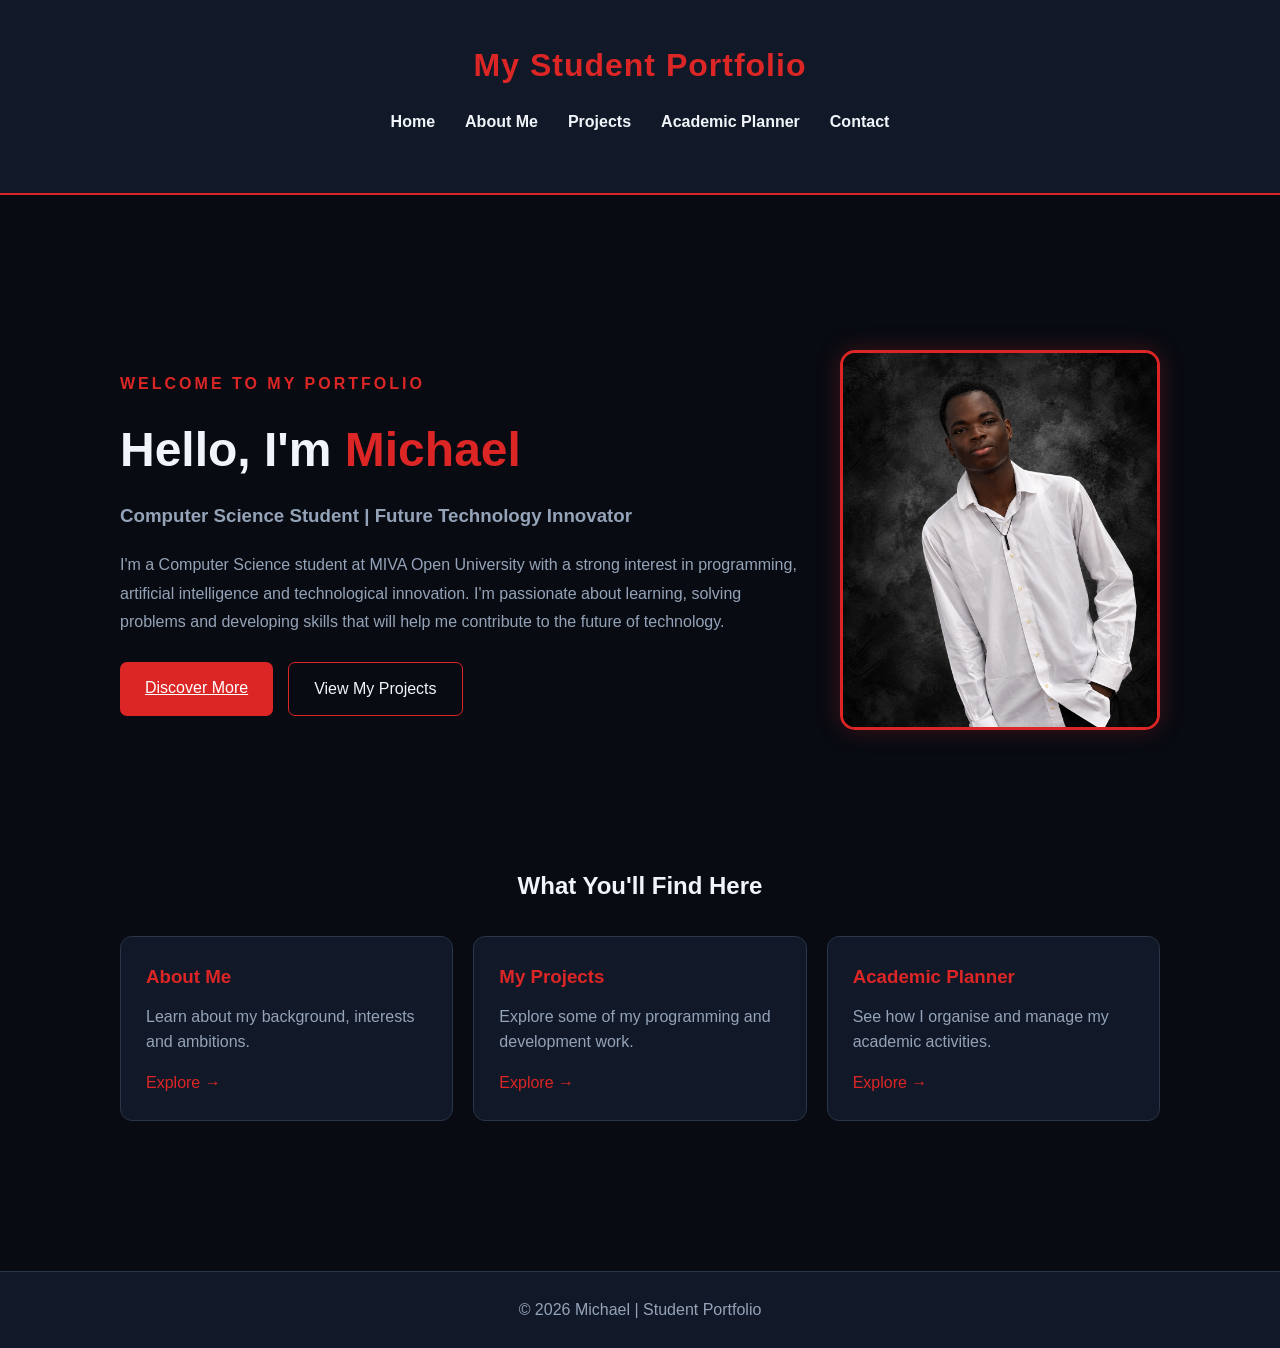
<file: index.html>
<!DOCTYPE html>
<html lang="en">
<head>
    <meta charset="UTF-8">
    <meta name="viewport" content="width=device-width, initial-scale=1.0">

    <title>Home | Student Portfolio</title>

    <link rel="stylesheet" href="style.css">
</head>

<body>

    <header>
        <h1>My Student Portfolio</h1>

        <nav>
            <a href="index.html">Home</a>
            <a href="about.html">About Me</a>
            <a href="projects.html">Projects</a>
            <a href="planner.html">Academic Planner</a>
            <a href="contact.html">Contact</a>
        </nav>
    </header>

    <main>

        <section class="hero">

            <div class="hero-content">

                <p class="hero-label">WELCOME TO MY PORTFOLIO</p>

                <h2>Hello, I'm <span>Michael</span></h2>

                <h3>Computer Science Student | Future Technology Innovator</h3>

                <p>
                    I'm a Computer Science student at MIVA Open University
                    with a strong interest in programming, artificial
                    intelligence and technological innovation.

                    I'm passionate about learning, solving problems and
                    developing skills that will help me contribute to
                    the future of technology.
                </p>

                <div class="hero-buttons">
                    <a href="about.html" class="primary-button">Discover More</a>

                    <a href="projects.html" class="secondary-button">
                        View My Projects
                    </a>
                </div>

            </div>

            <div class="hero-image">
                <img src="images/profile.png"
                     alt="Portrait photograph of Michael">
            </div>

        </section>

        <section class="home-highlights">

            <h2>What You'll Find Here</h2>

            <div class="highlight-grid">

                <div class="highlight-card">
                    <h3>About Me</h3>
                    <p>Learn about my background, interests and ambitions.</p>
                    <a href="about.html">Explore →</a>
                </div>

                <div class="highlight-card">
                    <h3>My Projects</h3>
                    <p>Explore some of my programming and development work.</p>
                    <a href="projects.html">Explore →</a>
                </div>

                <div class="highlight-card">
                    <h3>Academic Planner</h3>
                    <p>See how I organise and manage my academic activities.</p>
                    <a href="planner.html">Explore →</a>
                </div>

            </div>

        </section>

    </main>

    <footer>
        <p>&copy; 2026 Michael | Student Portfolio</p>
    </footer>

    <script src="script.js"></script>

</body>
</html>
</file>
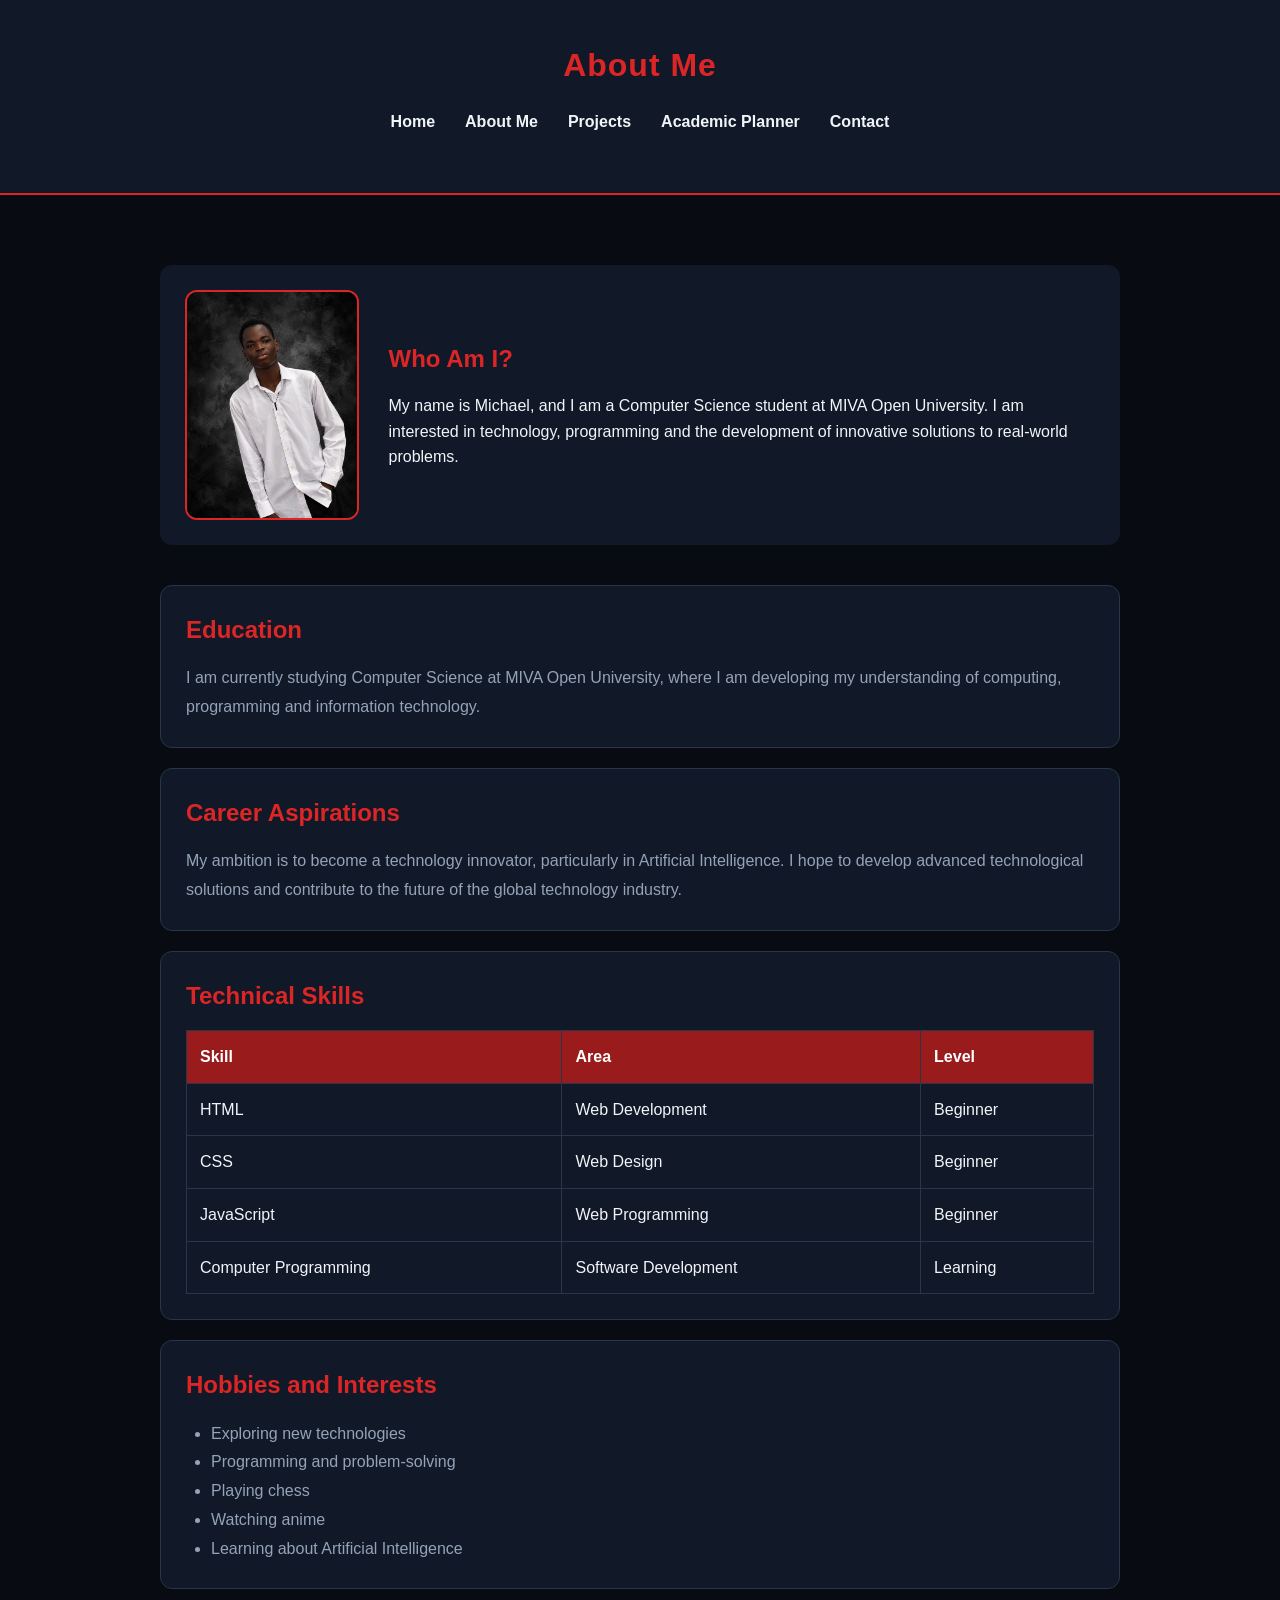
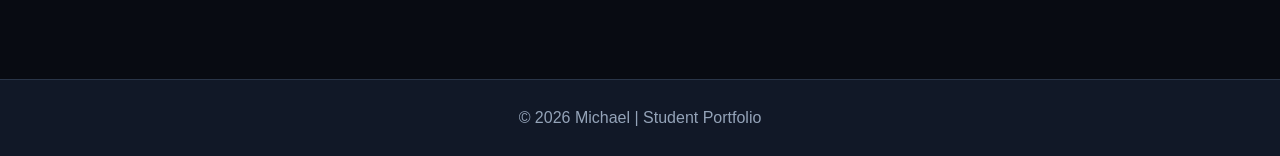
<file: about.html>
<!DOCTYPE html>
<html lang="en">
<head>
    <meta charset="UTF-8">
    <meta name="viewport" content="width=device-width, initial-scale=1.0">
    <title>About Me | Michael</title>
    <link rel="stylesheet" href="style.css">
</head>

<body>

<header>
    <h1>About Me</h1>

    <nav>
        <a href="index.html">Home</a>
        <a href="about.html">About Me</a>
        <a href="projects.html">Projects</a>
        <a href="planner.html">Academic Planner</a>
        <a href="contact.html">Contact</a>
    </nav>
</header>

<main class="about-container">

    <section class="about-intro">
        <img src="images/profile.png" alt="Michael's profile photograph">

        <div>
            <h2>Who Am I?</h2>
            <p>
                My name is Michael, and I am a Computer Science student
                at MIVA Open University. I am interested in technology,
                programming and the development of innovative solutions
                to real-world problems.
            </p>
        </div>
    </section>

    <section class="about-section">
        <h2>Education</h2>
        <p>
            I am currently studying Computer Science at
            MIVA Open University, where I am developing my understanding
            of computing, programming and information technology.
        </p>
    </section>

    <section class="about-section">
        <h2>Career Aspirations</h2>
        <p>
            My ambition is to become a technology innovator,
            particularly in Artificial Intelligence. I hope to develop
            advanced technological solutions and contribute to the
            future of the global technology industry.
        </p>
    </section>

    <section class="about-section">
        <h2>Technical Skills</h2>

        <table>
            <thead>
                <tr>
                    <th>Skill</th>
                    <th>Area</th>
                    <th>Level</th>
                </tr>
            </thead>

            <tbody>
                <tr>
                    <td>HTML</td>
                    <td>Web Development</td>
                    <td>Beginner</td>
                </tr>

                <tr>
                    <td>CSS</td>
                    <td>Web Design</td>
                    <td>Beginner</td>
                </tr>

                <tr>
                    <td>JavaScript</td>
                    <td>Web Programming</td>
                    <td>Beginner</td>
                </tr>

                <tr>
                    <td>Computer Programming</td>
                    <td>Software Development</td>
                    <td>Learning</td>
                </tr>
            </tbody>
        </table>
    </section>

    <section class="about-section">
        <h2>Hobbies and Interests</h2>

        <ul>
            <li>Exploring new technologies</li>
            <li>Programming and problem-solving</li>
            <li>Playing chess</li>
            <li>Watching anime</li>
            <li>Learning about Artificial Intelligence</li>
        </ul>
    </section>

</main>

<footer>
    <p>&copy; 2026 Michael | Student Portfolio</p>
</footer>

<script src="script.js"></script>

</body>
</html>
</file>
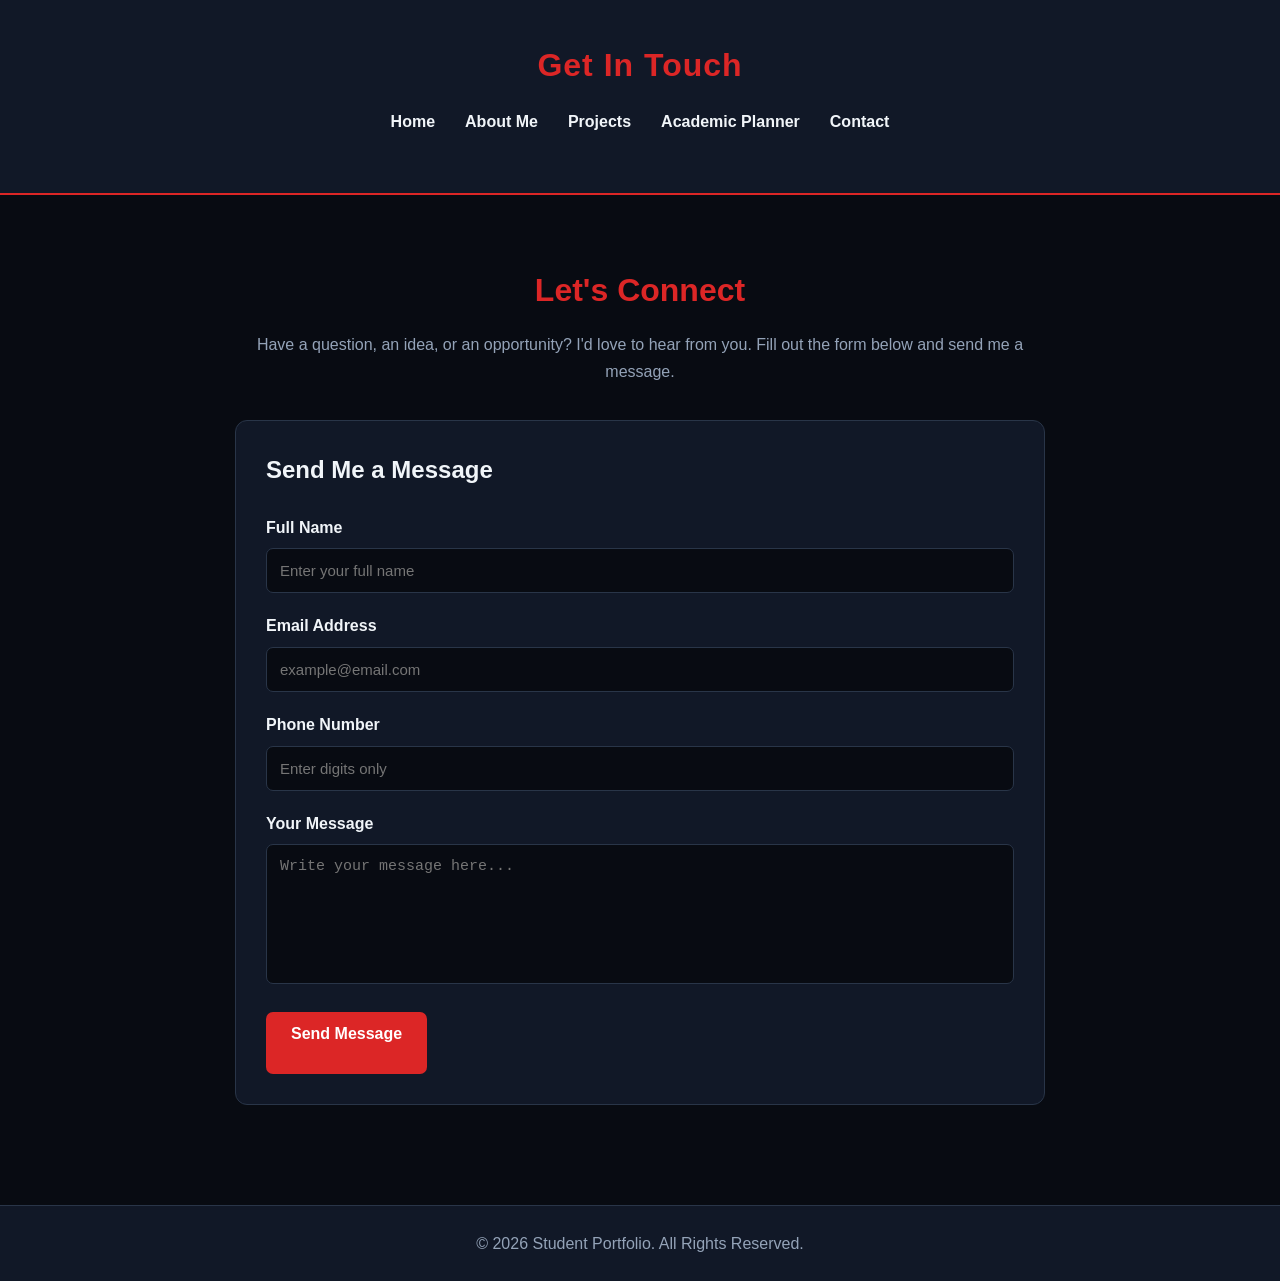
<file: contact.html>
<!DOCTYPE html>
<html lang="en">
<head>
    <meta charset="UTF-8">
    <meta name="viewport" content="width=device-width, initial-scale=1.0">
    <title>Contact Me | Student Portfolio</title>
    <link rel="stylesheet" href="style.css">
</head>

<body>

    <header>
        <h1>Get In Touch</h1>

        <nav>
            <a href="index.html">Home</a>
            <a href="about.html">About Me</a>
            <a href="projects.html">Projects</a>
            <a href="planner.html">Academic Planner</a>
            <a href="contact.html">Contact</a>
        </nav>
    </header>

    <main class="contact-container">

        <section class="contact-intro">
            <h2>Let's Connect</h2>

            <p>
                Have a question, an idea, or an opportunity?
                I'd love to hear from you. Fill out the form below
                and send me a message.
            </p>
        </section>

        <section class="contact-form-section">

            <h2>Send Me a Message</h2>

            <form id="contactForm" novalidate>

                <div class="form-group">
                    <label for="contactName">Full Name</label>
                    <input
                        type="text"
                        id="contactName"
                        placeholder="Enter your full name"
                        required
                    ><small class="error-message" id="nameError"></small>

                </div>

               <div class="form-group">
    <label for="contactEmail">Email Address</label>
    <input
        type="email"
        id="contactEmail"
        placeholder="example@email.com"
    >
    <small class="error-message" id="emailError"></small>
</div>

                <div class="form-group">
                    <label for="contactPhone">Phone Number</label>
                    <input
                        type="tel"
                        id="contactPhone"
                        placeholder="Enter digits only"
                        required
                    ><small class="error-message" id="phoneError"></small>

                </div>

                <div class="form-group">
                    <label for="contactMessage">Your Message</label>
                    <textarea
                        id="contactMessage"
                        rows="6"
                        placeholder="Write your message here..."
                        required
                       ></textarea><small class="error-message" id="messageError"></small>
                    </textarea>
                </div>

                <button type="submit" class="primary-button">
                    Send Message
                    <p id="formSuccess"></p>
                </button>

            </form>

        </section>

    </main>

    <footer>
        <p>&copy; 2026 Student Portfolio. All Rights Reserved.</p>
    </footer>

    <script src="script.js"></script>

</body>
</html>
</file>
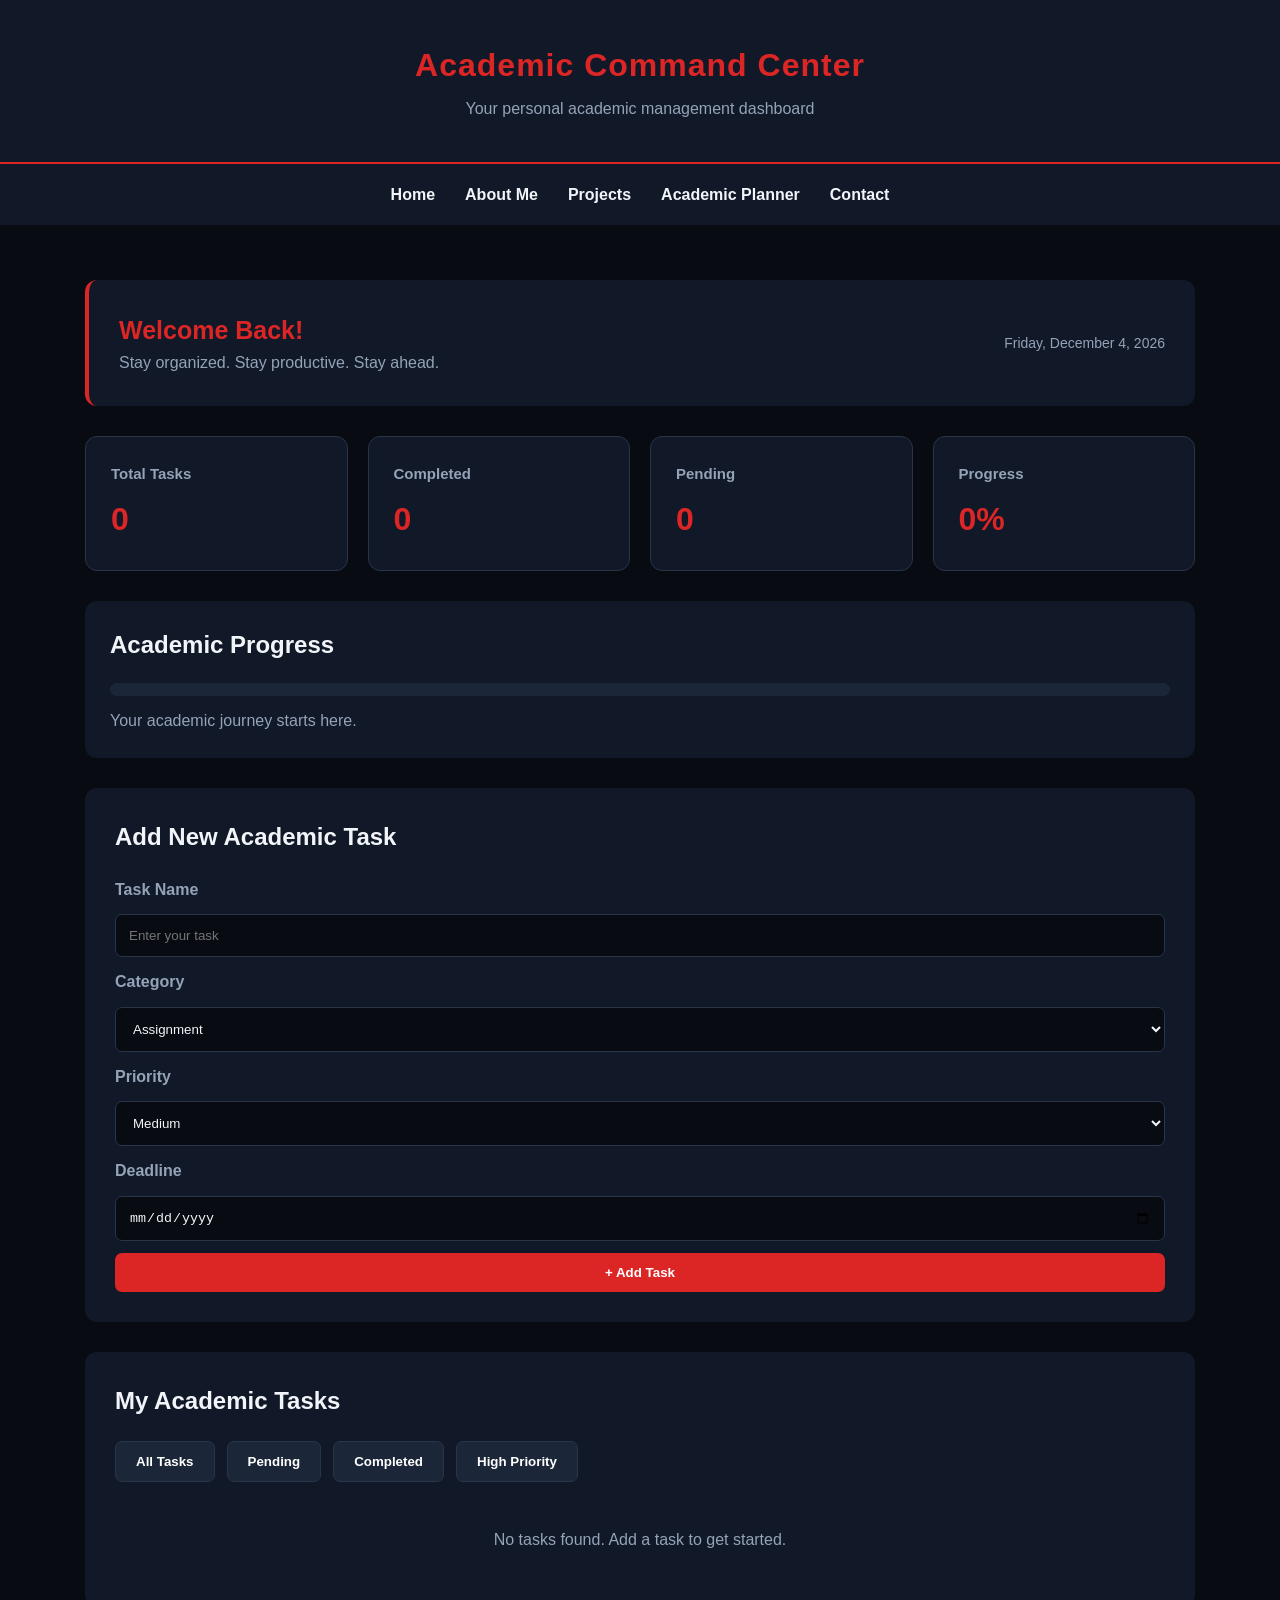
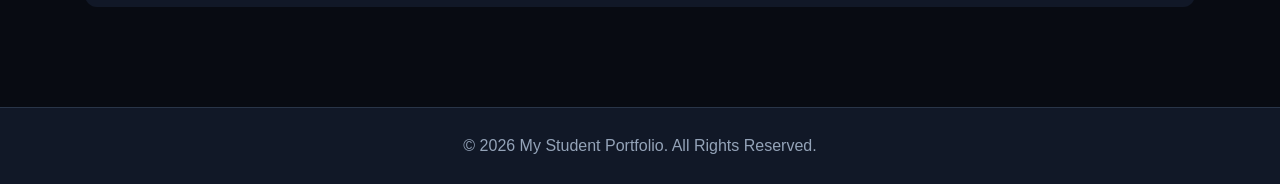
<file: planner.html>
<!DOCTYPE html>
<html lang="en">
<head>
    <meta charset="UTF-8">
    <meta name="viewport" content="width=device-width, initial-scale=1.0">

    <title>Academic Command Center</title>

    <link rel="stylesheet" href="style.css">
</head>

<body>

    <header>
        <h1>Academic Command Center</h1>
        <p>Your personal academic management dashboard</p>
    </header>

    <nav>
        <a href="index.html">Home</a>
        <a href="about.html">About Me</a>
        <a href="projects.html">Projects</a>
        <a href="planner.html">Academic Planner</a>
        <a href="contact.html">Contact</a>
    </nav>

    <main class="dashboard">

        <!-- Dashboard Welcome -->

        <section class="welcome-section">
            <div>
                <h2>Welcome Back!</h2>
                <p>Stay organized. Stay productive. Stay ahead.</p>
            </div>

            <div id="currentDate"></div>
        </section>


        <!-- Statistics -->

        <section class="stats-container">

            <div class="stat-card">
                <h3>Total Tasks</h3>
                <p id="totalTasks">0</p>
            </div>

            <div class="stat-card">
                <h3>Completed</h3>
                <p id="completedTasks">0</p>
            </div>

            <div class="stat-card">
                <h3>Pending</h3>
                <p id="pendingTasks">0</p>
            </div>

            <div class="stat-card">
                <h3>Progress</h3>
                <p id="progressPercent">0%</p>
            </div>

        </section>


        <!-- Progress Bar -->

        <section class="progress-section">

            <h2>Academic Progress</h2>

            <div class="progress-bar">
                <div id="progressFill"></div>
            </div>

            <p id="progressMessage">Let's get started!</p>

        </section>


        <!-- Add New Task -->

        <section class="task-form-section">

            <h2>Add New Academic Task</h2>

            <form id="taskForm">

                <label for="taskInput">Task Name</label>

                <input
                    type="text"
                    id="taskInput"
                    placeholder="Enter your task"
                    required
                >

                <label for="taskCategory">Category</label>

                <select id="taskCategory">
                    <option value="Assignment">Assignment</option>
                    <option value="Examination">Examination</option>
                    <option value="Project">Project</option>
                    <option value="Reading">Reading</option>
                    <option value="Other">Other</option>
                </select>

                <label for="taskPriority">Priority</label>

                <select id="taskPriority">
                    <option value="High">High</option>
                    <option value="Medium" selected>Medium</option>
                    <option value="Low">Low</option>
                </select>

                <label for="taskDeadline">Deadline</label>

                <input type="date" id="taskDeadline" required>

                <button type="submit">+ Add Task</button>

            </form>

        </section>


        <!-- Task Management -->

        <section class="task-management">

            <h2>My Academic Tasks</h2>

            <div class="filter-buttons">

                <button type="button" data-filter="all">All Tasks</button>

                <button type="button" data-filter="pending">Pending</button>

                <button type="button" data-filter="completed">Completed</button>

                <button type="button" data-filter="high">High Priority</button>

            </div>

            <div id="taskList">

                <p id="emptyMessage">
                    No tasks yet. Add your first academic task!
                </p>

            </div>

        </section>

    </main>


    <footer>
        <p>&copy; 2026 My Student Portfolio. All Rights Reserved.</p>
    </footer>


    <script src="script.js"></script>

</body>
</html>
</file>
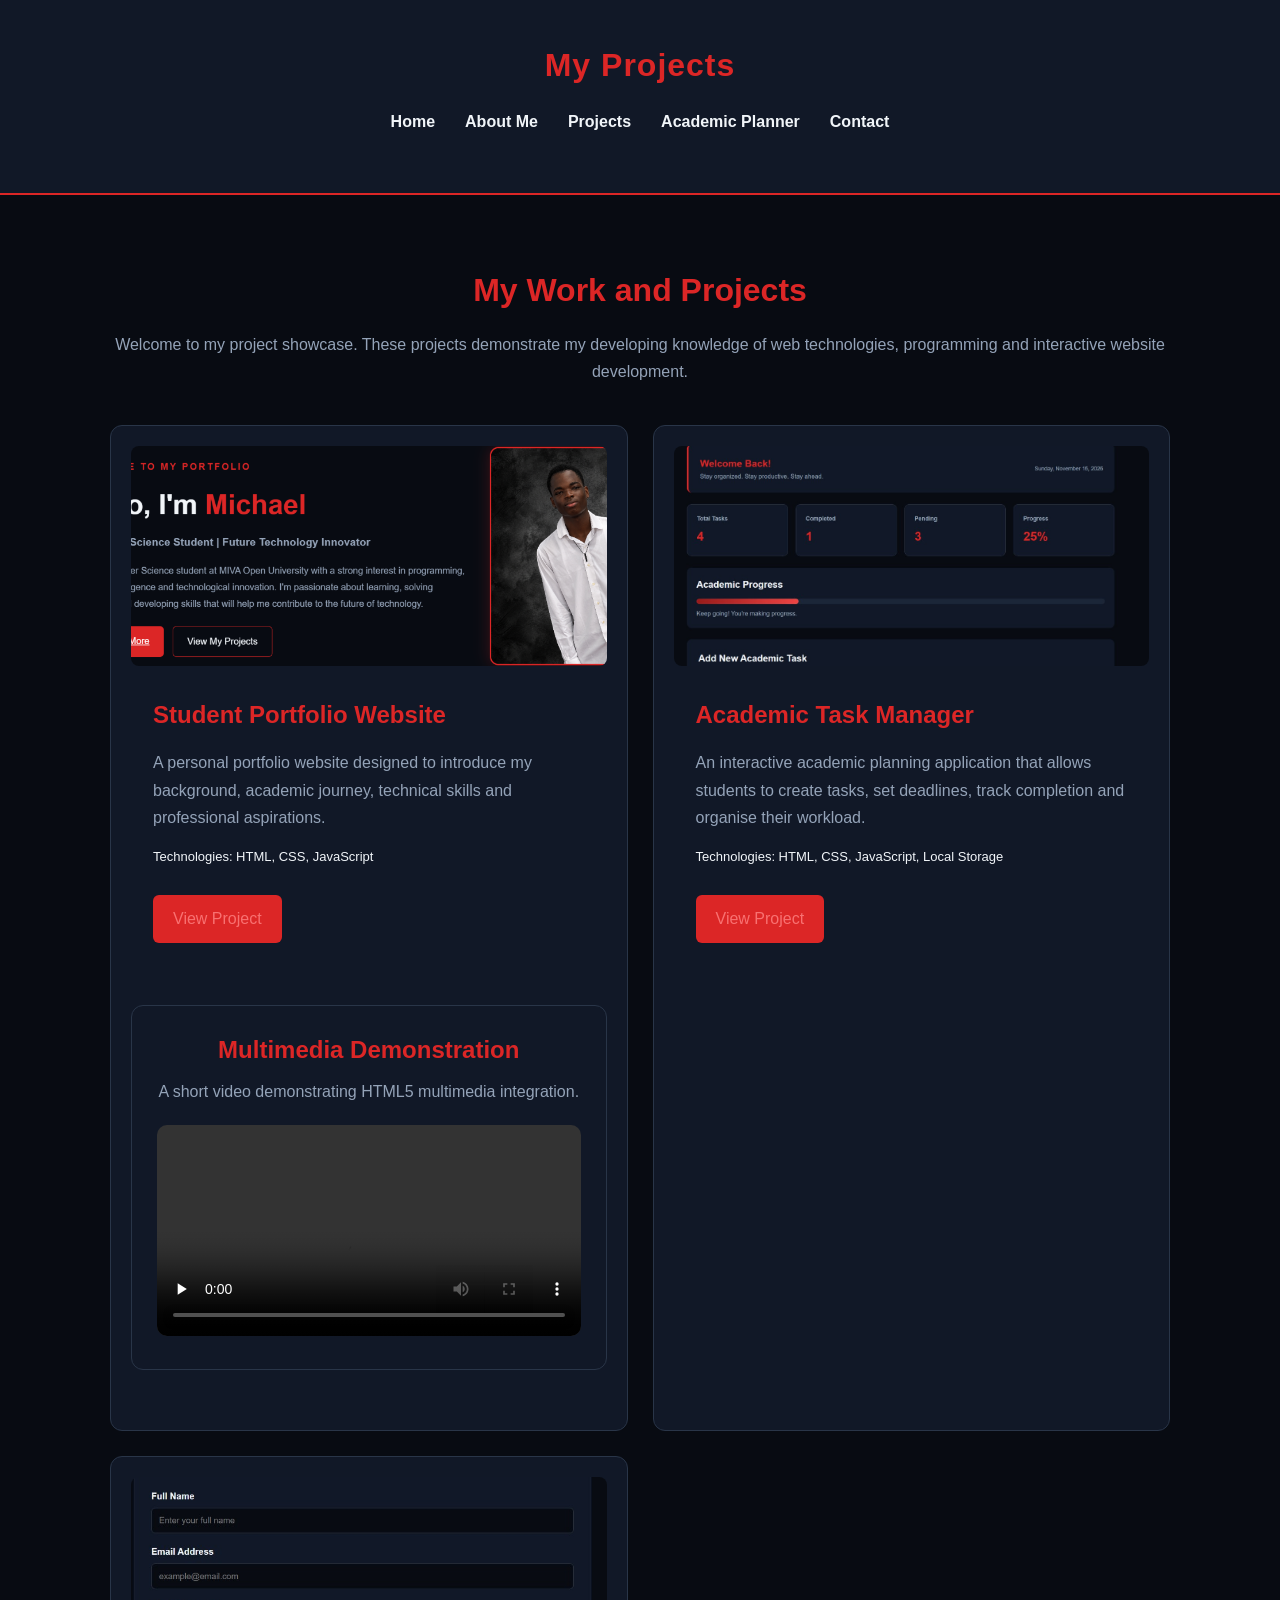
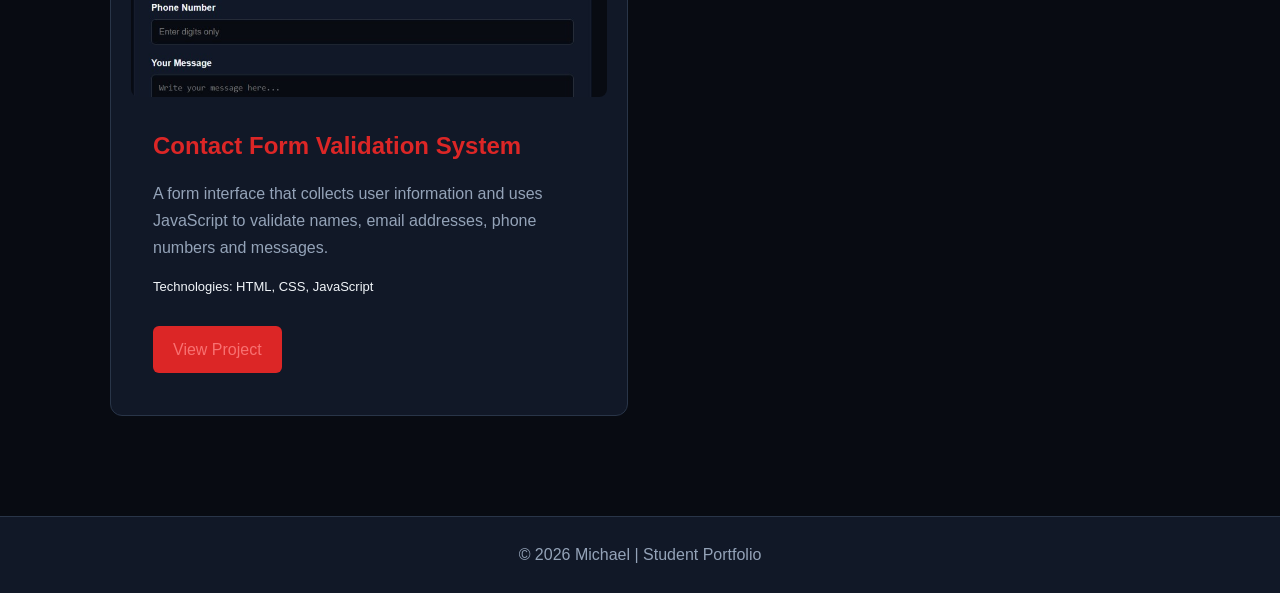
<file: projects.html>
<!DOCTYPE html>
<html lang="en">
<head>
    <meta charset="UTF-8">
    <meta name="viewport" content="width=device-width, initial-scale=1.0">
    <title>My Projects | Michael</title>
    <link rel="stylesheet" href="style.css">
</head>

<body>

<header>
    <h1>My Projects</h1>

    <nav>
        <a href="index.html">Home</a>
        <a href="about.html">About Me</a>
        <a href="projects.html">Projects</a>
        <a href="planner.html">Academic Planner</a>
        <a href="contact.html">Contact</a>
    </nav>
</header>

<main class="projects-container">

    <section class="projects-intro">
        <h2>My Work and Projects</h2>

        <p>
            Welcome to my project showcase. These projects demonstrate
            my developing knowledge of web technologies, programming
            and interactive website development.
        </p>
    </section>

    <section class="project-grid">

        <!-- PROJECT ONE -->
        <article class="project-card">

            <img src="images/homepage.png" alt="Student Portfolio Homepage">
            

            <div class="project-content">
                <h2>Student Portfolio Website</h2>

                <p>
                    A personal portfolio website designed to introduce
                    my background, academic journey, technical skills
                    and professional aspirations.
                </p>

                <p class="technology">
                    Technologies: HTML, CSS, JavaScript
                </p>

                <a href="index.html" class="project-button">
                    View Project
                </a>
            </div>
<section class="media-section">
    <h2>Multimedia Demonstration</h2>
    <p>A short video demonstrating HTML5 multimedia integration.</p>

    <video controls preload="none" class="project-video">
        <source src="https://interactive-examples.mdn.mozilla.net/media/cc0-videos/flower.mp4" type="video/mp4">
        Your browser does not support HTML video.
    </video>
</section>
        </article>


        <!-- PROJECT TWO -->
        <article class="project-card">

            <img src="images/planner.jpg" alt="Academic Planner Dashboard">
            

            <div class="project-content">
                <h2>Academic Task Manager</h2>

                <p>
                    An interactive academic planning application that
                    allows students to create tasks, set deadlines,
                    track completion and organise their workload.
                </p>

                <p class="technology">
                    Technologies: HTML, CSS, JavaScript, Local Storage
                </p>

                <a href="planner.html" class="project-button">
                    View Project
                </a>
            </div>

        </article>


        <!-- PROJECT THREE -->
        <article class="project-card">

            <img src="images/contact.jpg" alt="Contact Form">
            

            <div class="project-content">
                <h2>Contact Form Validation System</h2>

                <p>
                    A form interface that collects user information
                    and uses JavaScript to validate names, email
                    addresses, phone numbers and messages.
                </p>

                <p class="technology">
                    Technologies: HTML, CSS, JavaScript
                </p>

                <a href="contact.html" class="project-button">
                    View Project
                </a>
            </div>

        </article>

    </section>

</main>

<footer>
    <p>&copy; 2026 Michael | Student Portfolio</p>
</footer>

<script src="script.js"></script>

</body>
</html>
</file>
<file: style.css>
/* =================================
   MIDNIGHT CRIMSON THEME
================================= */

:root {
    --background: #080b12;
    --surface: #111827;
    --surface-light: #1b2638;
    --primary: #dc2626;
    --primary-dark: #991b1b;
    --text: #f1f5f9;
    --muted: #94a3b8;
    --border: #293548;
}

/* GENERAL STYLING */

* {
    margin: 0;
    padding: 0;
    box-sizing: border-box;
}

body {
    font-family: Arial, sans-serif;
    background: var(--background);
    color: var(--text);
    line-height: 1.6;
}

main {
    max-width: 1150px;
    margin: 35px auto;
    padding: 20px;
}

section {
    margin-bottom: 30px;
}


/* HEADER */

header {
    background: var(--surface);
    text-align: center;
    padding: 40px 20px;
    border-bottom: 2px solid var(--primary);
}

header h1 {
    color: var(--primary);
    font-size: 32px;
    letter-spacing: 1px;
}

header p {
    color: var(--muted);
    margin-top: 5px;
}


/* NAVIGATION */

nav {
    display: flex;
    justify-content: center;
    align-items: center;
    flex-wrap: wrap;
    gap: 30px;
    padding: 18px;
    background: var(--surface);
}

nav a {
    color: var(--text);
    text-decoration: none;
    font-weight: bold;
    transition: 0.3s;
}

nav a:hover {
    color: var(--primary);
}


/* DASHBOARD */

.dashboard {
    max-width: 1150px;
    margin: 35px auto;
    padding: 20px;
}


/* WELCOME SECTION */

.welcome-section {
    display: flex;
    justify-content: space-between;
    align-items: center;
    background: var(--surface);
    padding: 30px;
    border-radius: 12px;
    border-left: 4px solid var(--primary);
}

.welcome-section h2 {
    color: var(--primary);
    font-size: 25px;
}

.welcome-section p {
    color: var(--muted);
}

#currentDate {
    color: var(--muted);
    font-size: 14px;
}


/* STATISTICS CARDS */

.stats-container {
    display: grid;
    grid-template-columns: repeat(4, 1fr);
    gap: 20px;
}

.stat-card {
    background: var(--surface);
    padding: 25px;
    border: 1px solid var(--border);
    border-radius: 12px;
    transition: 0.3s;
}

.stat-card:hover {
    transform: translateY(-5px);
    border-color: var(--primary);
    box-shadow: 0 0 15px rgba(220, 38, 38, 0.15);
}

.stat-card h3 {
    color: var(--muted);
    font-size: 15px;
}

.stat-card p {
    color: var(--primary);
    font-size: 32px;
    font-weight: bold;
    margin-top: 8px;
}


/* PROGRESS SECTION */

.progress-section {
    background: var(--surface);
    padding: 25px;
    border-radius: 12px;
}

.progress-section h2 {
    margin-bottom: 18px;
}

.progress-bar {
    width: 100%;
    height: 13px;
    background: var(--surface-light);
    border-radius: 20px;
    overflow: hidden;
}

#progressFill {
    width: 0%;
    height: 100%;
    background: linear-gradient(90deg, var(--primary-dark), #ef4444);
    border-radius: 20px;
    transition: width 0.5s ease;
}

#progressMessage {
    color: var(--muted);
    margin-top: 12px;
}


/* TASK FORM */

.task-form-section {
    background: var(--surface);
    padding: 30px;
    border-radius: 12px;
}

.task-form-section h2 {
    margin-bottom: 20px;
    color: var(--text);
}

#taskForm {
    display: grid;
    gap: 12px;
}

#taskForm label {
    color: var(--muted);
    font-weight: bold;
}

#taskForm input,
#taskForm select {
    width: 100%;
    padding: 13px;
    background: var(--background);
    color: var(--text);
    border: 1px solid var(--border);
    border-radius: 7px;
    outline: none;
}

#taskForm input:focus,
#taskForm select:focus {
    border-color: var(--primary);
}


/* BUTTONS */

button {
    padding: 12px 20px;
    background: var(--primary);
    color: white;
    border: none;
    border-radius: 7px;
    font-weight: bold;
    cursor: pointer;
    transition: 0.3s;
}

button:hover {
    background: var(--primary-dark);
    transform: translateY(-2px);
}


/* FILTER BUTTONS */

.filter-buttons {
    display: flex;
    flex-wrap: wrap;
    gap: 12px;
    margin: 20px 0;
}

.filter-buttons button {
    background: var(--surface-light);
    border: 1px solid var(--border);
}

.filter-buttons button:hover {
    background: var(--primary-dark);
}


/* TASK MANAGEMENT */

.task-management {
    background: var(--surface);
    padding: 30px;
    border-radius: 12px;
}

.task-management h2 {
    color: var(--text);
}

#taskList {
    display: grid;
    gap: 15px;
}

#emptyMessage {
    color: var(--muted);
    text-align: center;
    padding: 25px;
}


/* PROJECT CARDS */

.project-container {
    display: grid;
    grid-template-columns: repeat(3, 1fr);
    gap: 20px;
}

.project-card {
    background: var(--surface);
    padding: 20px;
    border: 1px solid var(--border);
    border-radius: 12px;
    transition: 0.3s;
}

.project-card:hover {
    transform: translateY(-5px);
    border-color: var(--primary);
}

.project-card img {
    width: 100%;
    border-radius: 8px;
}

.project-card h3 {
    color: var(--primary);
    margin: 12px 0;
}

.project-card a {
    display: inline-block;
    margin-top: 12px;
    color: #f87171;
}


/* FOOTER */

footer {
    background: var(--surface);
    color: var(--muted);
    text-align: center;
    padding: 25px;
    margin-top: 50px;
    border-top: 1px solid var(--border);
}


/* RESPONSIVE DESIGN */

@media (max-width: 768px) {

    .stats-container {
        grid-template-columns: repeat(2, 1fr);
    }

    .project-container {
        grid-template-columns: repeat(2, 1fr);
    }

    .welcome-section {
        flex-direction: column;
        align-items: flex-start;
        gap: 15px;
    }

    nav {
        gap: 15px;
    }
}

@media (max-width: 480px) {

    .stats-container,
    .project-container {
        grid-template-columns: 1fr;
    }

    header h1 {
        font-size: 24px;
    }

    main,
    .dashboard {
        padding: 12px;
    }

    .task-form-section,
    .task-management {
        padding: 18px;
    }
}/* Academic Planner Task Cards */

.task-card {
    background: var(--surface);
    border: 1px solid var(--border);
    border-left: 4px solid var(--primary);
    border-radius: 10px;
    padding: 18px;
    margin-bottom: 15px;
    display: flex;
    justify-content: space-between;
    align-items: center;
    gap: 15px;
    flex-wrap: wrap;
}

.task-details h3 {
    margin-bottom: 8px;
}

.task-details p {
    color: var(--muted);
    font-size: 14px;
}

.task-actions {
    display: flex;
    gap: 10px;
}

.task-card button {
    padding: 9px 14px;
    border-radius: 6px;
    border: none;
    cursor: pointer;
    background: var(--primary);
    color: white;
}

.task-card .delete-button {
    background: #374151;
}

.completed-task {
    opacity: 0.65;
    border-left-color: #16a34a;
}

.completed-text {
    text-decoration: line-through;
}

.overdue {
    border-left-color: #f97316;
}

.empty-message {
    color: var(--muted);
    text-align: center;
    padding: 25px;
}/* CONTACT PAGE */

.contact-container {
    max-width: 850px;
    margin: 50px auto;
    padding: 20px;
}

.contact-intro {
    text-align: center;
    margin-bottom: 35px;
}

.contact-intro h2 {
    font-size: 32px;
    color: var(--primary);
    margin-bottom: 15px;
}

.contact-intro p {
    color: var(--muted);
    line-height: 1.7;
}

.contact-form-section {
    background: var(--surface);
    border: 1px solid var(--border);
    border-radius: 12px;
    padding: 30px;
}

.contact-form-section h2 {
    margin-bottom: 25px;
}

.form-group {
    margin-bottom: 20px;
}

.form-group label {
    display: block;
    margin-bottom: 8px;
    font-weight: bold;
}

.form-group input,
.form-group textarea {
    width: 100%;
    padding: 13px;
    background: var(--background);
    color: var(--text);
    border: 1px solid var(--border);
    border-radius: 7px;
    font-size: 15px;
    outline: none;
}

.form-group input:focus,
.form-group textarea:focus {
    border-color: var(--primary);
}

 .form-group textarea {
    resize: none;
    overflow-y: hidden;
    min-height: 140px;
    width: 100%;
}


.primary-button {
    background: var(--primary);
    color: white;
    padding: 13px 25px;
    border: none;
    border-radius: 7px;
    cursor: pointer;
    font-size: 16px;
    transition: 0.3s;
}

.primary-button:hover {
    background: var(--primary-dark);
    transform: translateY(-2px);
}

@media (max-width: 600px) {
    .contact-container {
        margin: 25px auto;
    }

    .contact-form-section {
        padding: 20px;
    }
}/* CUSTOM FORM VALIDATION */

.error-message {
    display: block;
    color: #ef4444;
    font-size: 13px;
    margin-top: 6px;
}

#formSuccess {
    color: #22c55e;
    margin-top: 18px;
    font-weight: bold;
}/* HOMEPAGE HERO SECTION */

.hero {
    display: flex;
    align-items: center;
    justify-content: space-between;
    gap: 40px;
    max-width: 1100px;
    margin: 70px auto;
    padding: 30px;
}

.hero-content {
    flex: 1;
}

.hero-label {
    color: var(--primary);
    font-weight: bold;
    letter-spacing: 3px;
    margin-bottom: 15px;
}

.hero-content h2 {
    font-size: 48px;
    margin-bottom: 12px;
}

.hero-content h2 span {
    color: var(--primary);
}

.hero-content h3 {
    color: var(--muted);
    margin-bottom: 20px;
}

.hero-content > p:not(.hero-label) {
    line-height: 1.8;
    color: var(--muted);
}

.hero-image {
    flex: 0 0 320px;
}

.hero-image img {
    width: 100%;
    height: 380px;
    object-fit: cover;
    border-radius: 15px;
    border: 3px solid var(--primary);
    box-shadow: 0 0 25px rgba(220, 38, 38, 0.25);
}

.hero-buttons {
    display: flex;
    gap: 15px;
    flex-wrap: wrap;
    margin-top: 25px;
}

.secondary-button {
    display: inline-block;
    padding: 13px 25px;
    border: 1px solid var(--primary);
    border-radius: 7px;
    color: var(--text);
    text-decoration: none;
    transition: 0.3s;
}

.secondary-button:hover {
    background: var(--primary);
}

/* HOMEPAGE HIGHLIGHTS */

.home-highlights {
    max-width: 1100px;
    margin: 50px auto;
    padding: 30px;
}

.home-highlights > h2 {
    text-align: center;
    margin-bottom: 30px;
}

.highlight-grid {
    display: grid;
    grid-template-columns: repeat(3, 1fr);
    gap: 20px;
}

.highlight-card {
    background: var(--surface);
    border: 1px solid var(--border);
    border-radius: 12px;
    padding: 25px;
    transition: 0.3s;
}

.highlight-card:hover {
    transform: translateY(-5px);
    border-color: var(--primary);
}

.highlight-card h3 {
    color: var(--primary);
    margin-bottom: 12px;
}

.highlight-card p {
    color: var(--muted);
    line-height: 1.6;
    margin-bottom: 15px;
}

.highlight-card a {
    color: var(--primary);
    text-decoration: none;
}

/* MOBILE RESPONSIVENESS */

@media (max-width: 768px) {

    .hero {
        flex-direction: column-reverse;
        text-align: center;
        margin: 30px auto;
    }

    .hero-image {
        flex: none;
        width: 230px;
    }

    .hero-image img {
        height: 270px;
    }

    .hero-content h2 {
        font-size: 36px;
    }

    .hero-buttons {
        justify-content: center;
    }

    .highlight-grid {
        grid-template-columns: 1fr;
    }
}/* ABOUT PAGE */

.about-container {
    max-width: 1000px;
    margin: 50px auto;
    padding: 20px;
}

.about-intro {
    display: flex;
    align-items: center;
    gap: 30px;
    margin-bottom: 40px;
    background: var(--surface);
    padding: 25px;
    border-radius: 12px;
}

.about-intro img {
    width: 200px;
    height: 230px;
    object-fit: cover;
    border-radius: 12px;
    border: 2px solid var(--primary);
}

.about-intro h2,
.about-section h2 {
    color: var(--primary);
    margin-bottom: 15px;
}

.about-section {
    background: var(--surface);
    padding: 25px;
    border-radius: 12px;
    margin-bottom: 20px;
    border: 1px solid var(--border);
}

.about-section p,
.about-section li {
    color: var(--muted);
    line-height: 1.8;
}

.about-section ul {
    padding-left: 25px;
}

.about-section table {
    width: 100%;
    border-collapse: collapse;
    margin-top: 15px;
}

.about-section th,
.about-section td {
    padding: 13px;
    border: 1px solid var(--border);
    text-align: left;
}

.about-section th {
    background: var(--primary-dark);
    color: white;
}

@media (max-width: 600px) {
    .about-intro {
        flex-direction: column;
        text-align: center;
    }
}/* PROJECTS PAGE */

.projects-container {
    max-width: 1100px;
    margin: 50px auto;
    padding: 20px;
}

.projects-intro {
    text-align: center;
    margin-bottom: 40px;
}

.projects-intro h2 {
    color: var(--primary);
    font-size: 32px;
    margin-bottom: 15px;
}

.projects-intro p {
    color: var(--muted);
    line-height: 1.7;
}

.project-grid {
    display: grid;
    grid-template-columns: repeat(2, 1fr);
    gap: 25px;
}

.project-card {
    background: var(--surface);
    border: 1px solid var(--border);
    border-radius: 12px;
    overflow: hidden;
    transition: 0.3s;
}

.project-card:hover {
    transform: translateY(-6px);
    border-color: var(--primary);
}

.project-card img {
    width: 100%;
    height: 220px;
    object-fit: cover;
}

.project-content {
    padding: 22px;
}

.project-content h2 {
    color: var(--primary);
    margin-bottom: 15px;
}

.project-content p {
    color: var(--muted);
    line-height: 1.7;
    margin-bottom: 15px;
}

.project-content .technology {
    font-size: 13px;
    color: var(--text);
}

.project-button {
    display: inline-block;
    background: var(--primary);
    color: white;
    padding: 11px 20px;
    border-radius: 6px;
    text-decoration: none;
    transition: 0.3s;
}

.project-button:hover {
    background: var(--primary-dark);
}

@media (max-width: 700px) {
    .project-grid {
        grid-template-columns: 1fr;
    }
}/* =================================
   WEBSITE ANIMATIONS
================================= */

/* Fade and slide upwards */
@keyframes fadeUp {
    from {
        opacity: 0;
        transform: translateY(25px);
    }

    to {
        opacity: 1;
        transform: translateY(0);
    }
}

/* Fade in */
@keyframes fadeIn {
    from {
        opacity: 0;
    }

    to {
        opacity: 1;
    }
}

/* Slight zoom effect */
@keyframes zoomIn {
    from {
        opacity: 0;
        transform: scale(0.92);
    }

    to {
        opacity: 1;
        transform: scale(1);
    }
}

/* Homepage animations */
.hero-content {
    animation: fadeUp 0.9s ease forwards;
}

.hero-image {
    animation: zoomIn 1s ease forwards;
}

.highlight-card {
    animation: fadeUp 0.8s ease both;
}

.highlight-card:nth-child(2) {
    animation-delay: 0.2s;
}

.highlight-card:nth-child(3) {
    animation-delay: 0.4s;
}

/* About page animations */
.about-intro {
    animation: fadeUp 0.8s ease both;
}

.about-section {
    animation: fadeUp 0.8s ease both;
}

/* Projects page animations */
.project-card {
    animation: fadeUp 0.8s ease both;
}

.project-card:nth-child(2) {
    animation-delay: 0.2s;
}

.project-card:nth-child(3) {
    animation-delay: 0.4s;
}

/* Contact page animation */
.contact-form-section {
    animation: fadeUp 0.8s ease both;
}

/* Planner task animations */
.task-card {
    animation: fadeIn 0.4s ease both;
}

/* Respect users who prefer reduced motion */
@media (prefers-reduced-motion: reduce) {
    *,
    *::before,
    *::after {
        animation-duration: 0.01ms !important;
        animation-iteration-count: 1 !important;
        transition-duration: 0.01ms !important;
    }
}/* Multimedia Section */
.media-section {
    margin: 40px 0;
    padding: 25px;
    background: var(--surface);
    border: 1px solid var(--border);
    border-radius: 12px;
    text-align: center;
}

.media-section h2 {
    color: var(--primary);
    margin-bottom: 10px;
}

.media-section p {
    color: var(--muted);
    margin-bottom: 20px;
}

.project-video {
    width: 100%;
    max-width: 600px;
    border-radius: 10px;
}
</file>
